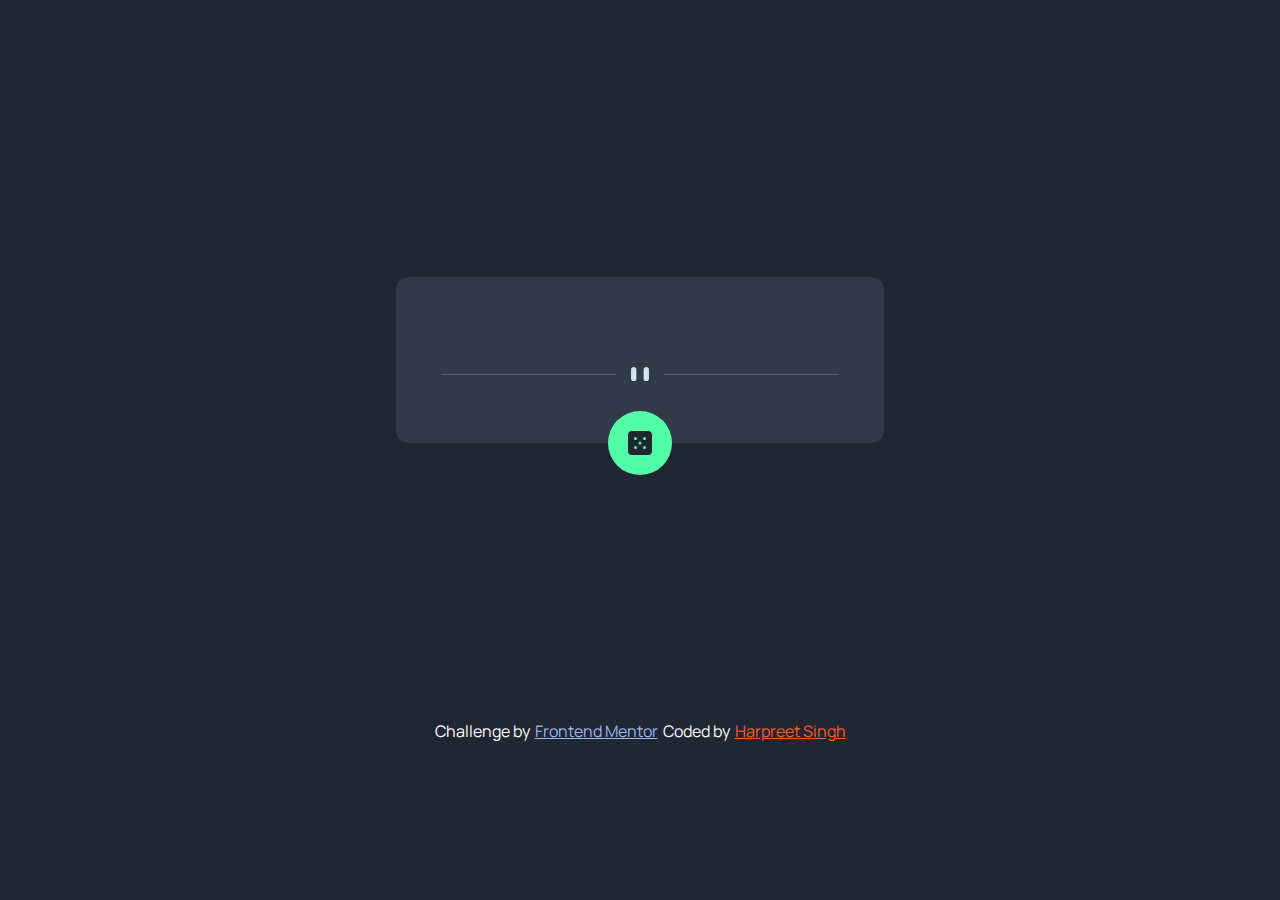
<file: advice-generator-app-main/index.html>
<!DOCTYPE html>
<html lang="en">
<head>
  <meta charset="UTF-8">
  <meta name="viewport" content="width=device-width, initial-scale=1.0"> <!-- displays site properly based on user's device -->

  <link rel="icon" type="image/png" sizes="32x32" href="./images/favicon-32x32.png">
  <link rel="stylesheet" href="style.css">
  <link rel="preconnect" href="https://fonts.googleapis.com">
  <link rel="preconnect" href="https://fonts.gstatic.com" crossorigin>
  <link href="https://fonts.googleapis.com/css2?family=Manrope:wght@800&display=swap" rel="stylesheet">
  <title>Frontend Mentor | Advice generator app</title>

</head>
<body>

 <div id="container">
  <div id="card">
    <h6></h6>
    <p></p>
    <picture>
      <source media="min-width:768px" src="./images/pattern-divider-mobile.svg">
      <img src="./images/pattern-divider-desktop.svg" alt="pattern-img" class="pattern-img">
    </picture>
    <button id="btn-container">
    <img src="./images/icon-dice.svg" alt="dice-img" class="dice-img">
  </button>
  </div>
 </div>
  
  <div class="attribution">
    Challenge by <a href="https://www.frontendmentor.io?ref=challenge" target="_blank"> Frontend Mentor</a>
    Coded by <a href=" https://www.linkedin.com/in/harpreet-singh04/"> Harpreet Singh</a>
  </div>
  <script src="index.js"></script>
</body>
</html>
</file>
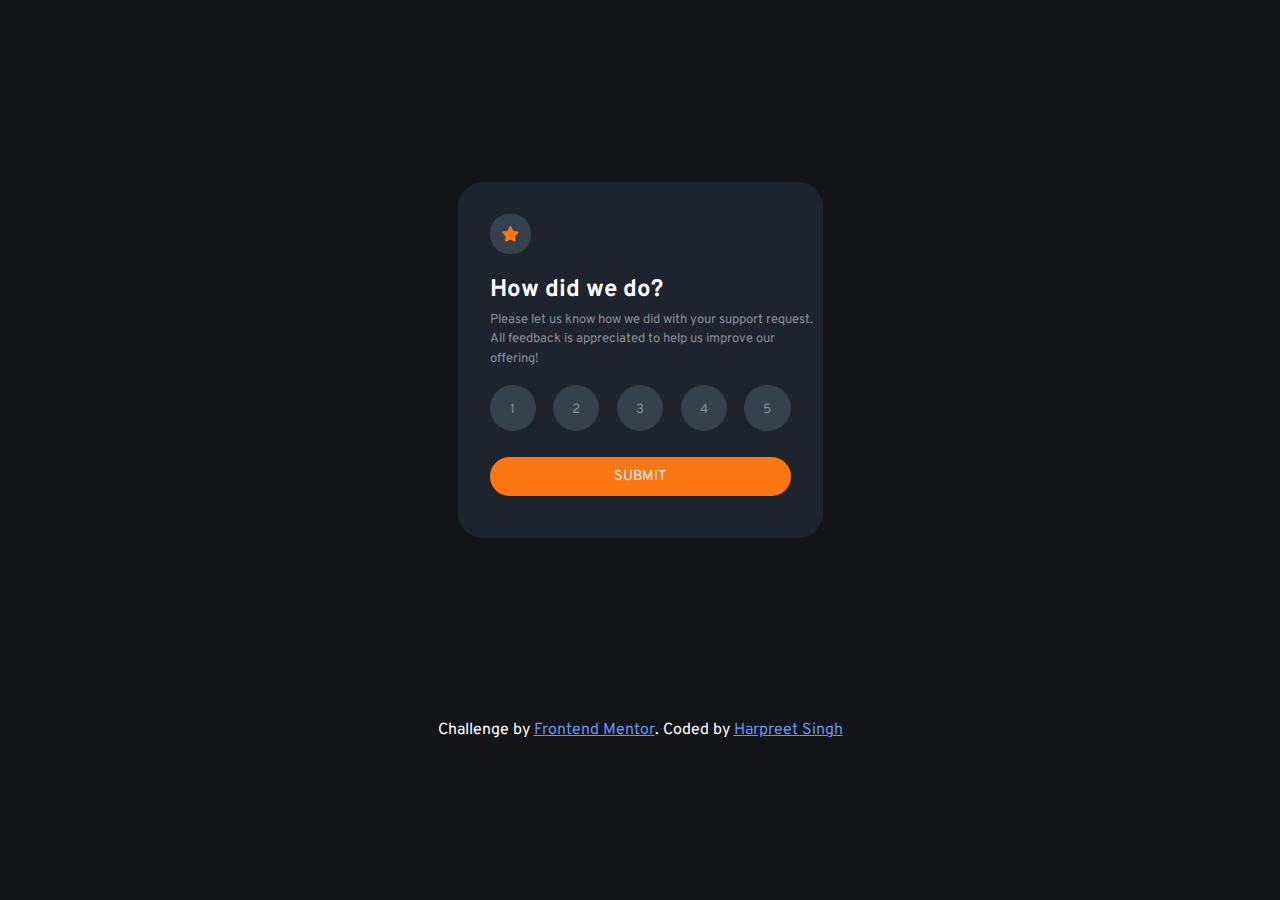
<file: interactive-rating-component-main/index.html>
<!DOCTYPE html>
<html lang="en">
  <head>
    <meta charset="UTF-8" />
    <meta name="viewport" content="width=device-width, initial-scale=1.0" />
    <link rel="preconnect" href="https://fonts.googleapis.com">
<link rel="preconnect" href="https://fonts.gstatic.com" crossorigin>
<link href="https://fonts.googleapis.com/css2?family=Overpass:ital,wght@0,700;1,400&display=swap" rel="stylesheet">

    <link
      rel="icon"
      type="image/png"
      sizes="32x32"
      href="./assets/favicon-32x32.png"
    />
    <link rel="stylesheet" href="style.css" />

    <title>Frontend Mentor | Interactive rating component</title>
  </head>
  <body>
    <div id="container">
      <div id="card">
        <img src="./assets/icon-star.svg " alt="star-img" id="star-img">  
        <h2>How did we do?</h2>
        <p>
          Please let us know how we did with your support request. All
          feedback is appreciated to help us improve our offering!
        </p>
        
        <div id="btn">
          <button>1</button>
          <button>2</button>
          <button>3</button>
          <button>4</button>
          <button>5</button>
        </div>
        
        <div id="submit-container">
          <button id="submit">SUBMIT</button>
        </div>
      </div>
      
      
     
      
      <div id="success-container" class="hide">
        <div id="imgtext-container">
          <img src="./assets/illustration-thank-you.svg" alt="thankyouimg">
        </div>
        
        <div id="bottom-text">
          <h2>Thank you!</h2>
          <p>We appreciate you taking time to give a rating. If you ever need more support, don't hesitate to get in touch!</p>
        </div>
      </div>
    </div>
      <div class="attribution">
        Challenge by
        <a href="https://www.frontendmentor.io?ref=challenge" target="_blank"
        >Frontend Mentor</a
        >. Coded by <a href="https://www.linkedin.com/in/harpreet-singh04/">Harpreet Singh</a>
    </div>
    <script src="index.js"></script>
  </body>
</html>
</file>
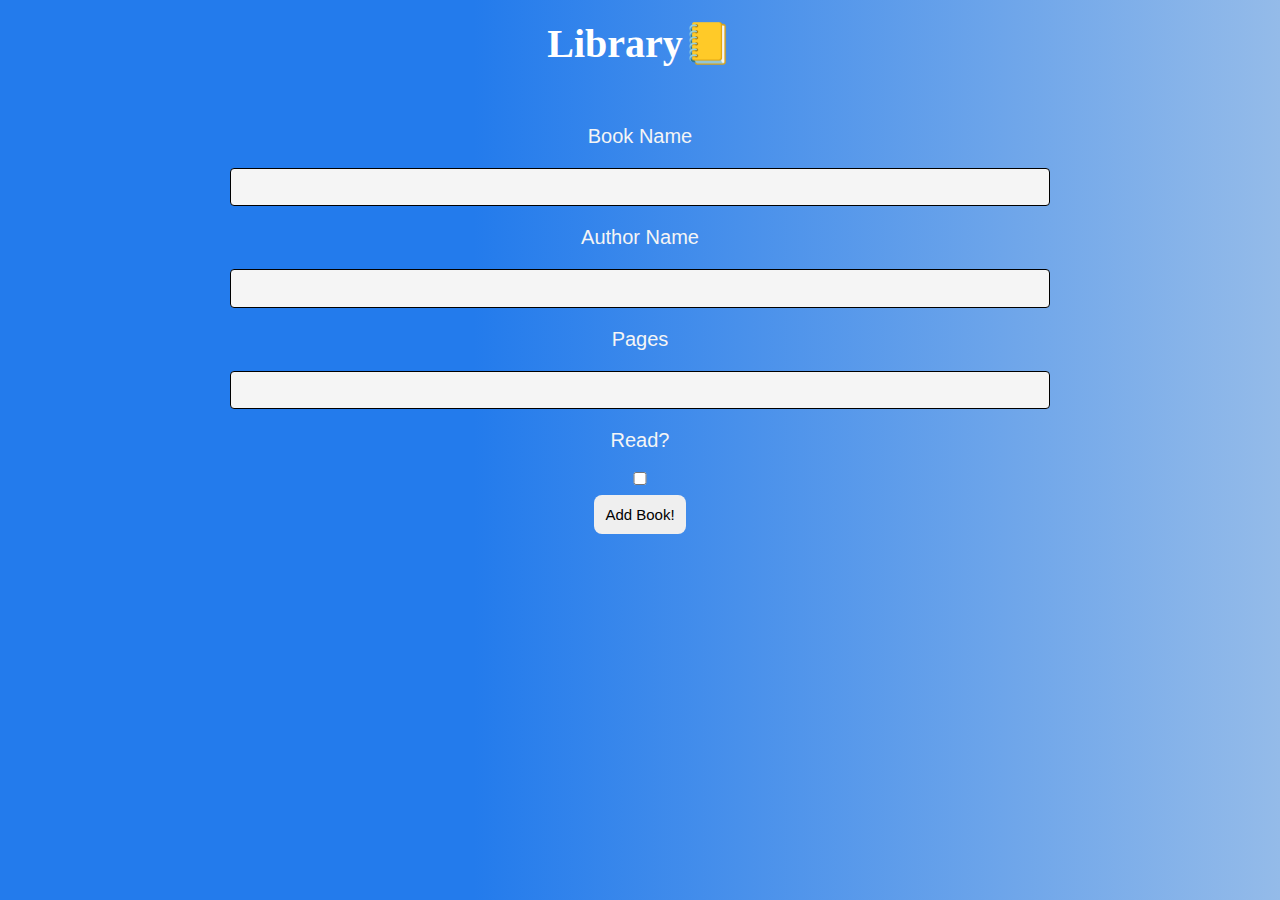
<file: Library-Project/index.html>
<!DOCTYPE html>
<html lang="en">
<head>
    <meta charset="UTF-8">
    <meta name="viewport" content="width=device-width, initial-scale=1.0">
    <title>Library</title>
    <link rel="stylesheet" href="style.css">
</head>
<body>
        <h1>Library📒</h1>
        <form id="form" for="">
            <label>Book Name</label>
            <input type="text"  id="bookName" >

            <label>Author Name</label>
            <input type="text"  id="authorName" >
            
            <label>Pages</label>
            <input type="number"  id="pagesNum" >
            
            
            <label>Read?</label>
            <input type="checkbox"  id="read" >

            <button type="submit" id="addBook">Add Book!</button>
        </form>

        <div id="card-container">
            
        </div>
   

    <script src="index.js"></script>
</body>
</html>
</file>
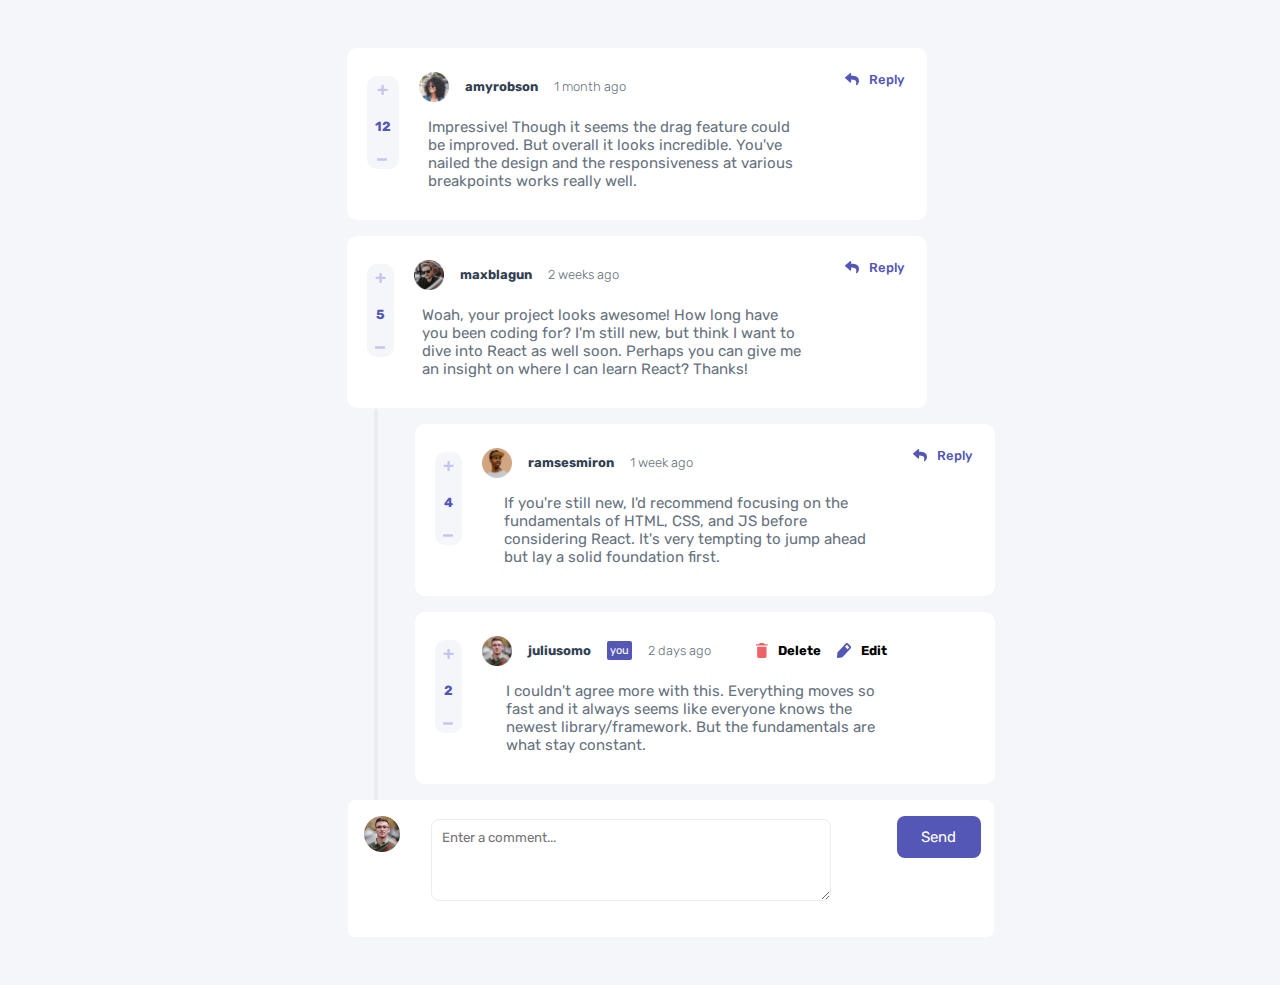
<file: Nested-Comment-Section/index.html>
<!DOCTYPE html>
<html lang="en">
<head>
  <meta charset="UTF-8">
  <meta name="viewport" content="width=device-width, initial-scale=1.0"> <!-- displays site properly based on user's device -->

  <link rel="icon" type="image/png" sizes="32x32" href="./images/favicon-32x32.png">
  
  <title>Frontend Mentor | Interactive comments section</title>
  <link rel="stylesheet" href="style.css">
  <link rel="preconnect" href="https://fonts.googleapis.com">
  <link rel="preconnect" href="https://fonts.gstatic.com" crossorigin>
  <link href="https://fonts.googleapis.com/css2?family=Rubik:wght@400;500;700&display=swap" rel="stylesheet">

</head>
<body>


</style>

  <div id="container">
    <div class="card-wrapper">
    </div>
    <div class="commentsend-div">
      <img src="./images/avatars/image-juliusomo.png" alt="user-img">
      <textarea name="" id="sendcomment-text" cols="30" rows="10" placeholder="Enter a comment..."></textarea>
      <button id="send-btn">Send</button>
    </div>
  </div>

  <script src="index.js"></script>
</body>
</html>
</file>
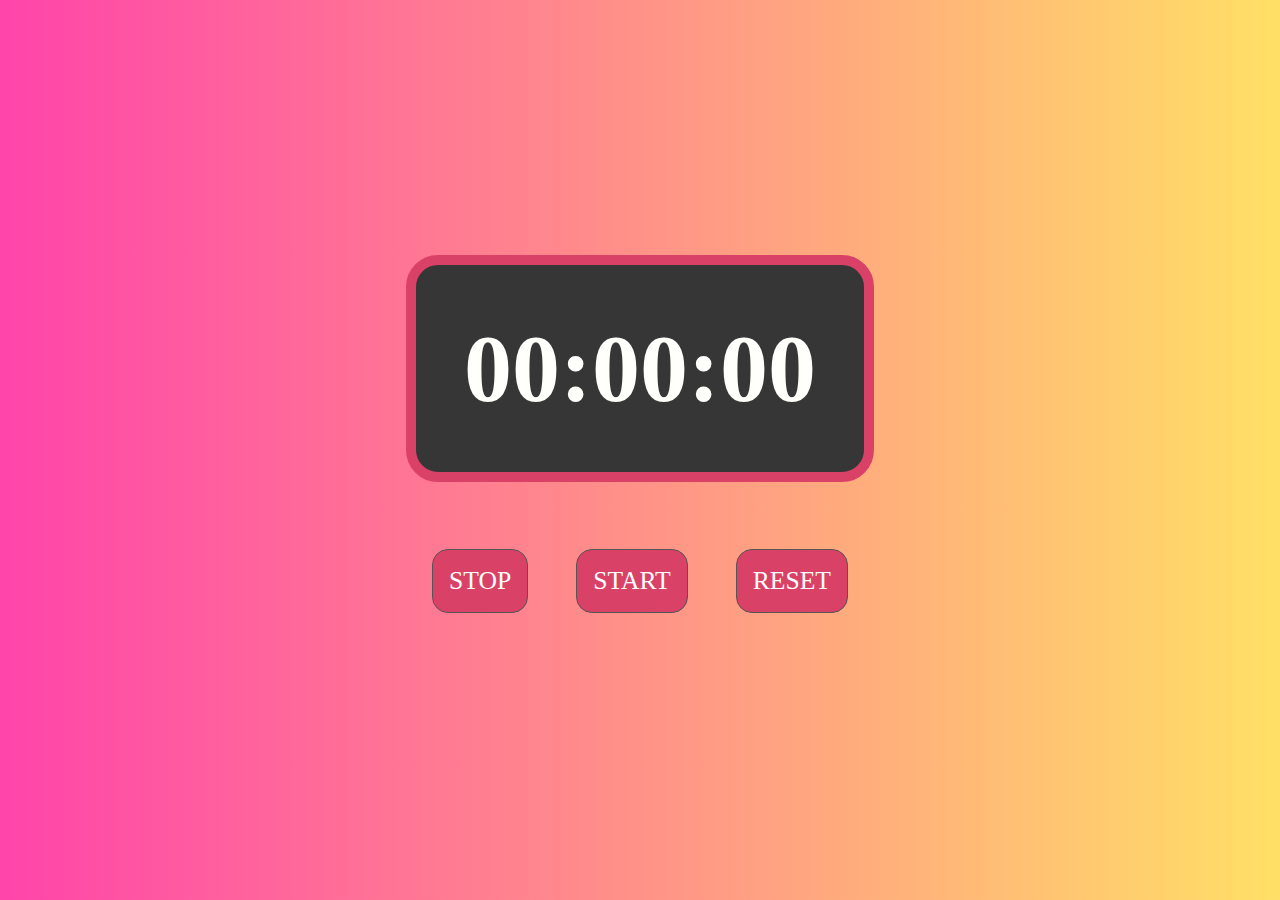
<file: Stopwatch/index.html>
<!DOCTYPE html>
<html lang="en">
<head>
    <meta charset="UTF-8">
    <meta name="viewport" content="width=device-width, initial-scale=1.0">
    <title>Stop-Watch</title>
    <link rel="stylesheet" href="style.css">
</head>
<body>
    <div id="stopwatch">
        <h1 id="showtime">00:00:00</h1>
        <div id="btns">
            <button onclick="stop()">STOP</button>
            <button onclick="start()">START</button>
            <button onclick="reset()">RESET</button>
        </div>
    </div>
    <script src="index.js"></script>
</body>
</html>
</file>
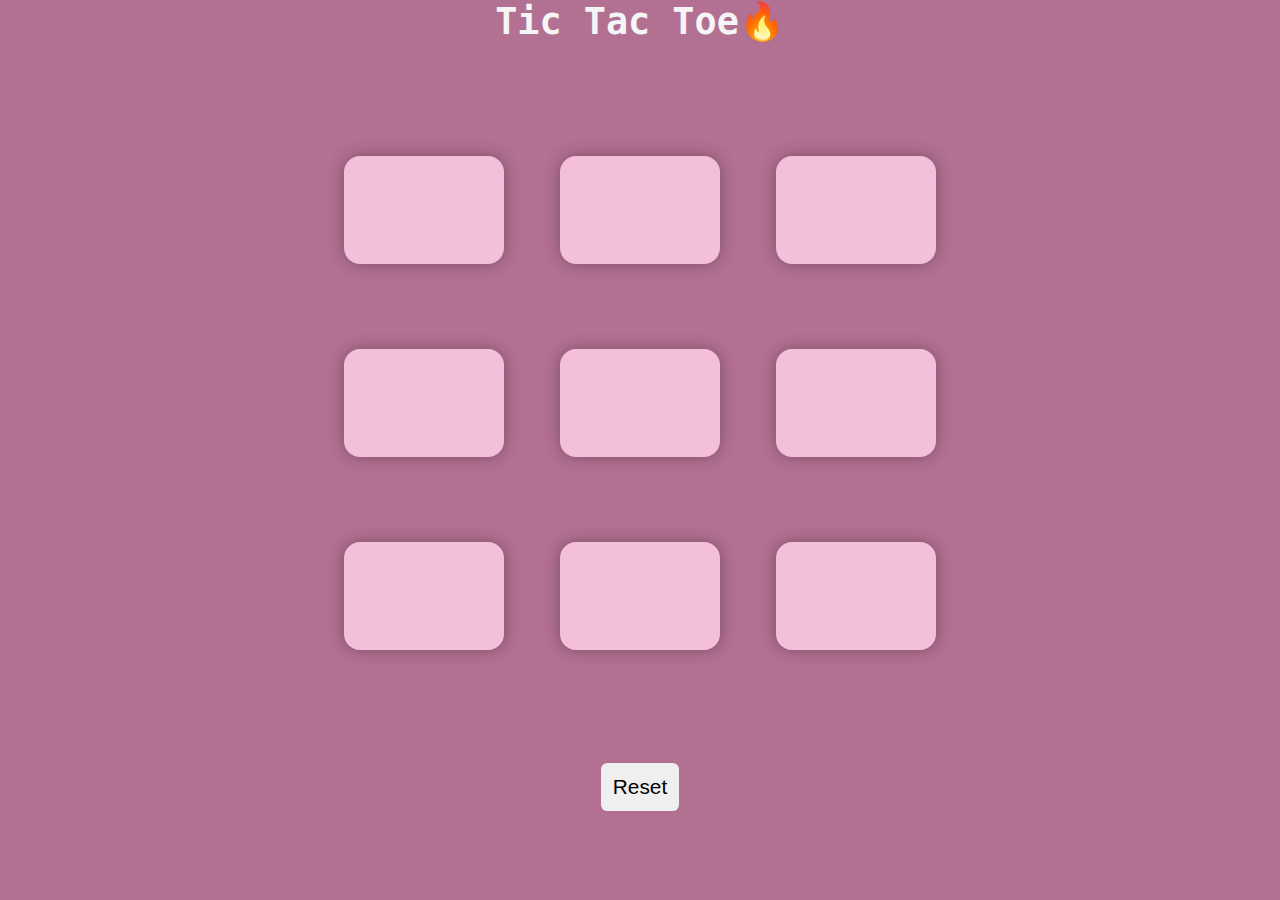
<file: Tic-Tac-toe/index.html>
<!DOCTYPE html>
<html lang="en">
  <head>
    <meta charset="UTF-8" />
    <meta name="viewport" content="width=device-width, initial-scale=1.0" />
    <title>Tic-Tac-Toe</title>
    <link rel="stylesheet" href="style.css">
  </head>
  <body>
    <div class="msg hide">
      <p></p>
    <button id="new-btn">New Game!</button>
    </div>
    <main>
        <h1>Tic Tac Toe🔥</h1>
        <div id="container">
          <div id="board">
            <button class="btn"></button>
            <button class="btn"></button>
            <button class="btn"></button>
            <button class="btn"></button>
            <button class="btn"></button>
            <button class="btn"></button>
            <button class="btn"></button>
            <button class="btn"></button>
            <button class="btn"></button>
          </div>
        </div>
        <button id="reset-btn">Reset</button>
    </main>
    <script src="index.js"></script>
  </body>
</html>
</file>
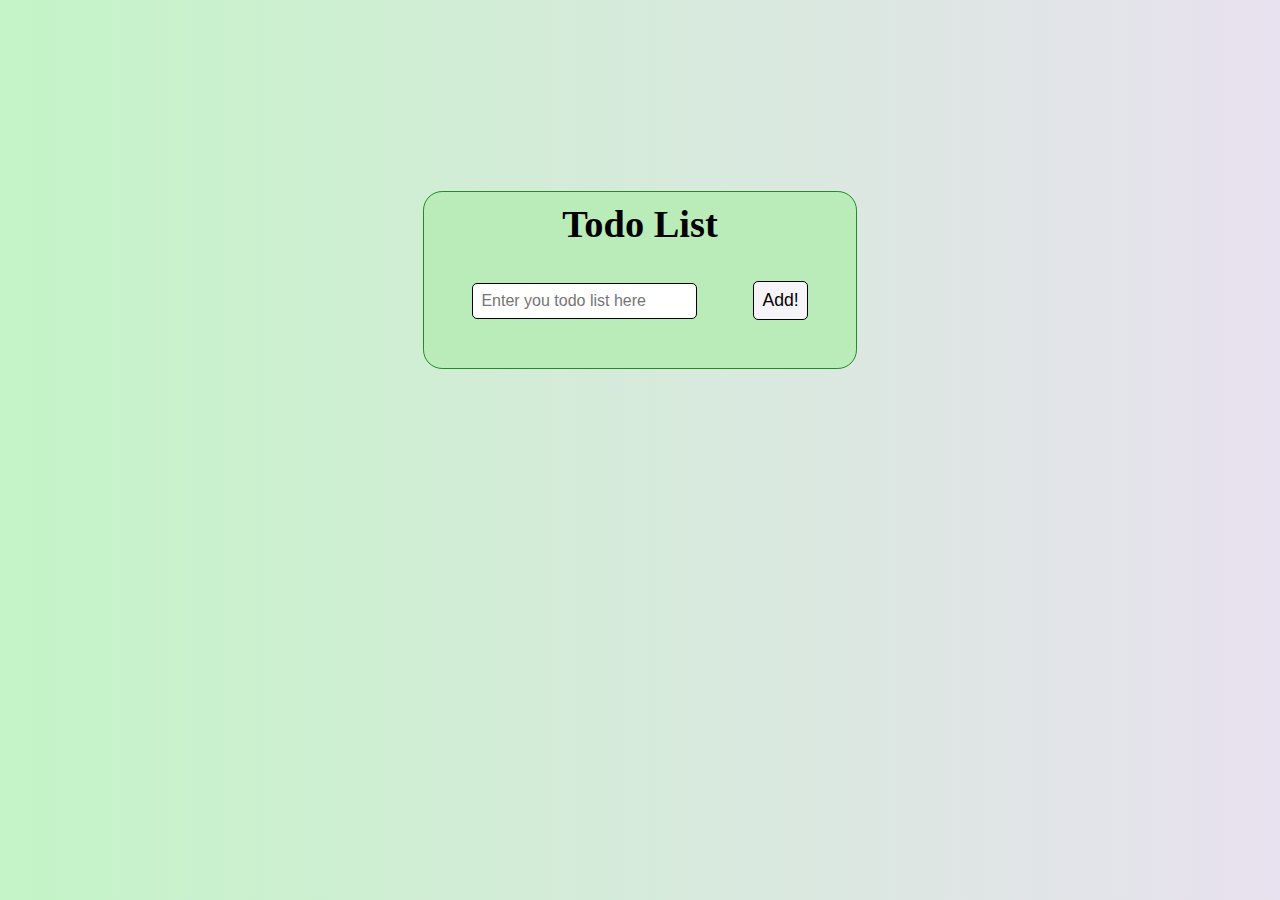
<file: Todo-List/index.html>
<!DOCTYPE html>
<html lang="en">
<head>
    <meta charset="UTF-8">
    <meta name="viewport" content="width=device-width, initial-scale=1.0">
    <link rel="stylesheet" href="style.css">
    <title>Todo List 📝</title>
</head>
<body>
    <form action="">
        <div id="container">
            <div id="todo">
                <h1>Todo List</h1>
                <div id="row">
                    <input type="text" id="todo-input" placeholder="Enter you todo list here">
                    <button id="add-btn" onclick="addTodo()">Add!</button>
                </div>
    
                <ul id="list-container">
                </ul>
            </div>
        </div>
    </form>

    <script src="index.js"></script>
</body>
</html>
</file>
<file: advice-generator-app-main/style.css>
*{
    margin: 0;
    padding: 0;
    box-sizing: border-box;
}

html{
    font-family: 'Manrope', sans-serif;
}

body{
    height: 100%;
    width: 100%;
    background: #202632;
}

#container{
    height: 80vh;
    display: flex;
    justify-content: center;
    align-items: center;
}

#card{
    max-height: 399px;
    text-align: center;
    max-width: 488px;
    background: #313a49;
    padding: 25px 37px;
    color: #fff;
    border: none;
    border-radius: 13px;
    position: relative;
}

h6{
    font-size: 10px;
    color: #53ffab;
    padding-bottom: 20px;
    letter-spacing: 4px;
    padding-top: 13px;
}

p{
    font-size: 28px;
    color: #cfe4e9;
    padding: 0px 0.6em;
}

#btn-container{
    background: hsl(150, 100%, 66%);
    width: 64px;
    height: 64px;
    border-radius: 50%;
    display: flex;
    flex-direction: column;
    left: 50%;
    transform: translate(-50%,-50%);
    align-items: center;
    justify-content: center;
    cursor: pointer;
    position: absolute;
    bottom: -4rem;
    border: none;
}

#btn-container > img{
    transition: 0.3s ease-in-out;
}

#btn-container:hover{
    box-shadow: 0px 0px 35px #53ffab;
    transition: 0.3s ease-in-out;
}

#btn-container:hover > img{
    transform: rotate(135deg);
}

.pattern-img{
    padding: 2rem 0px;
    width: 96%;
}

.attribution{
    display: flex;
    justify-content: center;
    align-items: center;
    gap: 5px;
    color: #fff;
}

.attribution>a{
    color: #99b8ec;
}

.attribution>a:nth-child(2){
    color: #ff5c29;
}

@media (max-width:430px) {
    #card{
    max-width: 334px;
    padding: 25px 12px;
    }
    
    .attribution{
    flex-direction: column;
    gap: 0px;
    padding: 0 1rem;
    }

    #container{
        height: 75vh;
    }
}
</file>
<file: interactive-rating-component-main/style.css>
*{
    margin: 0;
    padding: 0;
    box-sizing: border-box;
}

html{
    font-family: 'Overpass', sans-serif;
}
body{
    height: 100%;
    width: 100%;
    background-color: hsl(228deg 11.11% 8.82%);
}


#container{
    height: 80vh;
    width: 100%;
    display: flex;
    justify-content: center;
    align-items: center;
    flex-direction: column;
}

.hide{
    display: none;
}

#card{
    background-color: hsl(215.29deg 20.17% 14.84%);
    max-height: 400px;
    text-align: left;
    border: none;
    max-width: 365px;
    border-radius: 7%;
    padding: 2rem;
    overflow: hidden;
}


h2{
    color: hsl(0, 0%, 100%);
    padding-bottom: 6px;
    padding-top: 15px;
}

p{
    color: hsl(215.29deg 7.62% 56.27%);
    font-size: 13px;
    padding-right: 7px;
    width: 111%;
    line-height: 1.5;
}



#star-img {
    height: 40px;
    background: #35424e;
    padding: 12px;
    border: none;
    border-radius: 19px;
}

#btn{
    display: flex;
    justify-content: center;
    align-items: center;
    gap: 1.1rem;
    padding: 1rem 0;
}

#btn>button{
    height: 2.9rem;
    padding: 16px 17px;
    max-width: 3rem;
    color: #878e98;
    width: 7rem;
    border: none;
    background: #35424e;
    border-radius: 50%;
    font-family: 'Overpass', sans-serif;
    transition: 0.4s;
}

#btn>button:hover{
    color: white;
    background-color: #fd7614;
    cursor: pointer;
}

#btn>button:focus{
    color: white;
    background-color:#878e98;
    cursor: pointer;
}

#submit-container{
    display: flex;
    justify-content: center;
    align-items: center;
    margin: 10px 0;
}

#submit{
    width: 19rem;
    font-size: 0.9rem;
    background-color: #fd7614;
    color: #efefef;
    border: none;
    text-align: center;
    padding: 10px 20px;
    border-radius: 25px;
    font-family: 'Overpass', sans-serif;
    transition: 0.3s;
}

#submit:hover{
    background-color: #fff;
    color: #fd7614;
    cursor: pointer;
}

#success-container{
    max-width: 365px;
    max-height: 400px;
    border: none;
    padding: 1rem;
    text-align: center;
    background: hsl(215.29deg 22.08% 15.1%);
    border-radius: 31px;
    overflow: hidden;
}

img{
    height: 100px;
}



#imgtext-container{
    display: flex;
    justify-content: center;
    align-items: center;
    flex-direction: column;
    height: 190px;
    padding: 13px;
    gap: 25px;
    padding-bottom: 0px;
}

span{
    color: hsl(23.86deg 57.29% 41.19%);
    background: hsl(210deg 19.15% 18.43%);
    border: none;
    border-radius: 25px;
    padding: 6px 14px;
    font-size: 13.5px;
    font-weight: 400;
}


#bottom-text{
    display: flex;
    justify-content: center;
    align-items: center;
    flex-direction: column;
    gap: 12px;
    padding: 0 6px;
    padding-top: 16px;
    line-height: 1.4;
}

#bottom-text>p{
    padding: 0 1rem;
}

.attribution{
    text-align: center;
    font-size: 1rem;
    color: #fff;
}

.attribution>a{
    color: cornflowerblue;
}

.attribution>a:hover{
    color: #fc7614;
}
</file>
<file: Library-Project/style.css>
*{
    margin: 0;
    padding: 0;
    box-sizing: border-box;
}

body,html {
    width: 100%;
    height: 100%;
    font-family: Verdana, Geneva, Tahoma, sans-serif;
}

body{
    background: linear-gradient(90deg, rgba(35,123,236,1) 37%, rgba(148,187,233,1) 100%);
}

h1{
    text-align: center;
    color: #fff;
    font-size: 40px;
    margin-bottom: 20px;
    padding: 20px;
    font-family: cursive;
    
}


#form{
    height: 425px;
    display: flex;
    justify-content: center;
    flex-direction: column;
    align-items: center;
}

#card-container{
    display: grid;
    padding: 41px;
    text-align: center;
    width: 100%;
    grid-template-columns: repeat(4,1fr);
    grid-row-gap: 27px;
    grid-column-gap: 54px;
}

.full-card{
    border: 1px solid black;
    padding-bottom: 10px;
    border-radius: 4px;
    margin: 10px;
    line-height: 1.7;
    background-color: #f5f5f5;
    position: relative;
    color: black;
    font-size: 18px;
}

label{
    font-size: 20px;
    padding: 20px;
    color: #f5f5f5;
}

input {
    width: 64%;
    height: 9%;
    border-radius: 4px;
    border: 0.5px solid #000;
    padding: 10px;
    background-color: #f5f5f5;
    outline: none;
    font-size: 18px;
}

#addBook {
    padding: 11px;
    font-size: 15px;
    border-radius: 8px;
    margin-top: 10px;
    border: none;
}

.delete-btn{
    background-color: transparent;
    border: none;
}

.delete-btn>img{
    height: 26px;
    position: absolute;
    top: -11px;
    right: -11px;
}


@media (max-width:960px) {
    #card-container{
        grid-template-columns: repeat(3,1fr);
        grid-column-gap: 0px;
        padding: 17px;
    }
}

@media (max-width:550px) {
    #card-container{
        grid-template-columns: repeat(2,1fr);
        font-size: 17px;
    }
}
</file>
<file: Nested-Comment-Section/style.css>
*{
    margin: 0;
    padding: 0;
    box-sizing: border-box;
    font-family: 'Rubik', sans-serif;
}

:root{
--Moderate-blue: hsl(238, 40%, 52%);
--Soft-Red: hsl(358, 79%, 66%);
--Light-grayish-blue: hsl(239, 57%, 85%);
--Pale-red: hsl(357, 100%, 86%);
--Dark-blue: hsl(212, 24%, 26%);
--Grayish-Blue: hsl(211, 10%, 45%);
--Light-gray: hsl(223, 19%, 93%);
--Very-light-gray: hsl(228, 33%, 97%);
--White: hsl(0, 0%, 100%);
}

body{
    height: 100%;
    width: 100%;
    background-color: var(--Very-light-gray);
    margin: 48px 0;
}

#container{
    height: 100%;
    display: flex;
    justify-content: center;
    align-items: center;
    flex-direction: column;
    margin-left: 61px;
    gap: 1rem;
}



/*OPACITY CLASS FOR CONTAINER*/
.opacity{
    opacity: 0.4;
}


.card-wrapper{
    display: flex;
    gap: 1rem;
    flex-direction: column;
}

/*Card styling*/
.card{
    background-color: var(--White);
    display: flex;
    align-items: center;
    justify-content: flex-start;
    height: 172px;
    width: 580px;
    padding: 0 20px;
    padding-top: 31px;
    gap: 20px;
    border-radius: 10px;
    position: relative;
}


/* Upvotes Section*/
#upvotes{
    display: flex;
    justify-content: center;
    align-items: center;
    flex-direction: column;
    background-color: var(--Very-light-gray);
    gap: 1.5rem;
    padding: 8px;
    border-radius: 10px;
    margin-top: -55px;
    cursor: pointer;
}

.upvote-num{
    color: var(--Moderate-blue);
    font-weight: 700;
}


/* Card Top Styling */
#card-top{
    display: flex;
    flex-direction: row;
    justify-content: center;
    gap: 1rem;
    margin-top: -126px;
    align-items: center;
}

#card-top>img{
    height: 30px;
}

#card-top h3, #reply-container h3{
    font-size: 13px;
}

#card-top .user-name{
    color: var(--Dark-blue);
    font-weight: 700;
}

#card-top .time-of-upload{
    font-size: 13px;
    font-weight: 300;
    color: var(--Grayish-Blue);
    width: 92px;
}


#reply-container{
    position: absolute;
    top: 14%;
    left: 86%;
    display: flex;
    align-items: center;
    justify-content: center;
    gap: 10px;
    cursor: pointer;
}

#reply-container:hover{
    opacity: 0.3;
}


#reply-container > h3{
    font-weight: 500;
    color: var(--Moderate-blue);
}


#card-bottom{
    position: relative;
    left: 0%;
    top: 3%;
    margin-left: -318px;
    word-wrap: break-word;
    width: 100%;
    padding: 0 5rem ;
}



#card-bottom>p{
    color: var(--Grayish-Blue);
    font-size: 15px;
}

.card-reply-wrapper{
    background: #000;
    display: flex;
    justify-content: center;
    align-items: center;
}

/*STYLING DIV WITH ID 3 AND 4*/
/* .card > #3{

} */

/*SEND REPLY CARD STYLING */

.input-div{
    display: flex;
    justify-content: start;
    align-items: normal;
    gap: 14px;
    padding: 1rem;
    height: 105px;
    border-radius: 7px;
    width: 580px;
    background: var(--White);
}

.reply-img{
    height: 40px;
}

.input-div>input{ 
    width: 69%;
    padding: 0 9px;
    border-radius: 10px;
    border: 1px solid var(--Dark-blue);
    border: 1px solid var(--Dark-blue);
    cursor: pointer;
}

#you-text{
    background: var(--Moderate-blue);
    color: var(--White);
    padding: 3px;
    font-size: 11px;
    border-radius: 2px;
}

.sendReply-btn{
    padding: 8px;
    cursor: pointer;
    height: 36px;
    border: none;
    width: 16%;
    font-size: 15px;
    border-radius: 7px;
    color: var(--White);
    background-color: var(--Moderate-blue);
}

.sendReply-btn:hover{
    opacity: 0.3;
}

#delete-reply{
    display: flex;
    gap: 10px;
    cursor: pointer;
}

#delete-reply:hover{
    opacity: 0.3;
}

#edit-reply{
    cursor: pointer;
    display: flex;
    gap: 10px;
}

#edit-reply:hover{
    opacity: 0.3;
}

.reply-card{
    margin-left: 68px;
}

.reply-card> #card-bottom> p{
    margin-top: -34px;
    margin-left: -52px;
}

/* .reply-card > #card-bottom{
    padding: 0!important;
} */

textarea {
    max-width: 390px;
    max-height: 82px;
    min-width: 390px;
    min-height: 82px;
    margin-top: 3px;
    padding: 10px;
    position: absolute;
    left: 13%;
    cursor: pointer;
    border: 1px solid var(--Light-gray);
}

.update-reply{
    font-family: 'Rubik', sans-serif;
    padding: 13px;
    background-color: var(--Moderate-blue);
    color: var(--White);
    font-size: 15px;
    border: none;
    border-radius: 8px;
    position: absolute;
    left: 84%;
}

/*SEND COMMENT AS A USER*/

.commentsend-div{
    display: flex;
    position: relative;
    justify-content: start;
    align-items: normal;
    gap: 14px;
    padding: 1rem;
    height: 137px;
    border-radius: 7px;
    width: 646px;
    background: var(--White);
}

.commentsend-div > img{
    height: 36px;
}


.commentsend-div> textarea {
    max-width: 400px;
    max-height: 82px;
    min-width: 400px;
    min-height: 82px;
    margin-top: 3px;
    padding: 10px;
    position: absolute;
    left: 13%;
    border-radius: 8px;
}

#send-btn{
    position: absolute;
    left: 85%;
    padding: 12px;
    width: 13%;
    border-radius: 8px;
    font-size: 15px;
    border: none;
    background: var(--Moderate-blue);
    color: var(--White);
    cursor: pointer;
}

#send-btn:hover{
    opacity: 0.3;
}

/*DELETE MODAL DIV STYLING*/

.delete-modal {
    background-color: #fff;
    z-index: 1;
    position: absolute;
    max-height: 203px;
    max-width: 338px;
    padding: 1.5rem;
    border-radius: 8px;
    top: 50%;
    left: 50%;
    transform: translate(-50%, -50%);
}

.delete-modal>h3{
    margin-bottom: 12px;
    color: var(--Dark-blue);
    font-size: 20px;
}

.delete-modal>p{
    margin-bottom: 14px;
    color: var(--Grayish-Blue);
    line-height: 1.4;
}

.delete-modal>#delete-container{
    display: flex;
    justify-content: center;
    align-items: center;
    gap: 1rem;
}

#delete-container>button{
    padding: 12px;
    width: 42%;
    border: none;
    border-radius: 8px;
    background: var(--Grayish-Blue);
    color: var(--White);
    font-size: 16px;
}

#delete-container >button:nth-child(2) {
    background-color: var(--Soft-Red);
}

.reply-div-container{
    display: flex;
    justify-content: center;
    align-items: center;
}

hr {
    position: absolute;
    width: 1px;
    height: 135%;
    border: 2px solid var(--Light-gray);
    left: -7%;
}

#last-div > #card-bottom{
    margin-left: -481px!important;
}

@media (max-width:750px) {

    #container{
        margin: 0;
    }

    .card{
    height: 157px;
    width: 286px;
    }

    .card{
    padding: 10px;
    padding-top: 31px;
    }

    #card-top>img{
        height: 25px;
    }

    #upvotes{
        flex-direction: row;
        position: absolute;
        top: 117%;
        height: 23px;
    }

    #card-bottom{
        position: relative;
        left: 24%;
        top: -4%;
        margin-left: -314px;
        padding: 1rem;
    }

    #card-bottom>p{
    font-size: 12px;
    }

    #reply-container{
        position: absolute;
        top: 84%;
        left: 74%;    
    }

    #delete-reply{
        position: absolute;
        top: 84%;
        left: 50%;
    }

    #edit-reply{
        position: absolute;
        top: 84%;
        left: 78%;
    }

    #last-div> #card-bottom{
        margin-left: -340px!important;
    }

    hr{
        position: absolute;
        width: 1px;
        height: 135%;
        border: 2px solid var(--Light-gray);
        left: -1%;
    }

    .reply-card{
        margin-left: 4px;
    }

    .commentsend-div{
        width: 286px;
    }
    .commentsend-div > img{
        height: 29px;
        position: absolute;
        top: 68%;
        left: 3%;
    }
    
    #send-btn{
        position: absolute;
        left: 72%;
        padding: 7px;
        width: 22%;
        border-radius: 5px;
        font-size: 13px;
        top: 68%;
    }
    
    .commentsend-div > textarea{
        max-width: 193px;
        max-height: 54px;
        min-width: 256px;
        min-height: 61px;
        margin-top: 3px;
        padding: 10px;
        position: absolute;
        left: 5%;
        border-radius: 8px;
        top: 5%;
    }
    
    textarea{
        max-width: 390px;
        max-height: 82px;
        min-width: 209px;
        min-height: 65px;
        margin-top: -21px;
        position: absolute;
        left: 2%;
    }

    .update-reply{
        padding: 7px;
        font-size: 12px;
        border-radius: 5px;
        position: absolute;
        left: 78%;
        top: 36%;
    }

    .input-div{
        display: flex;
        justify-content: start;
        align-items: normal;
        gap: 14px;
        padding: 1rem;
        height: 105px;
        border-radius: 7px;
        width: 288px;
        background: var(--White);
    }

    .reply-img{
        height: 20px;
    }

    .sendReply-btn{
        padding: 8px;
        height: 28px;
        width: 23%;
        font-size: 12px;
        border-radius: 5px;
    }

    .delete-modal >p{
        margin-bottom: 8px;
        font-size: 12px;
    }

    #delete-container{
        gap: 2rem;
    }

    #delete-container > button {
        padding: 4px 10px;
        width: 41%;
        border-radius: 8px;
        font-size: 13px;
    }
}
</file>
<file: Stopwatch/style.css>
*{
    margin: 0;
    padding: 0;
    box-sizing: border-box;
    font-family: cursive;
}

body{
    height: 100%;
    width: 100%;
    background: linear-gradient(90deg, #F4A, #FFE066);
}

#stopwatch{
    display: flex;
    justify-content: center;
    align-items: center;
    height: 100vh;
    flex-direction: column;
    gap: 2.2rem;
    overflow: hidden;
}

#showtime{
    color: #FFFFFC;
    border: 10px solid #DA4167;
    font-size: 6rem;
    border-radius: 2rem;
    padding: 3rem;
    background-color: #373636;
}

#btns{
    padding: 2rem;
    display: flex;
    gap: 3rem;

}

button  {
    padding: 1rem;
    font-size: 1.6rem;
    border: 1px solid #565555;
    background: #DA4167;
    border-radius: 16px;
    color: #fff;
}

@media (max-width:600px) {
    #showtime{
        font-size: 4rem;
        padding: 1.5rem;
    }

    button{
        font-size: 1rem;
    }
}
</file>
<file: Tic-Tac-toe/style.css>
*{
    box-sizing: border-box;
    margin: 0;
    padding: 0;
}

body{
    text-align: center;
    background-color: #B27092;
}

#container{
    height: 80vh;
    display: flex;
    justify-content: center;
    align-items: center;
}

#board{
    height: 60vh;
    width: 50rem;
    display: flex;
    align-items: center;
    justify-content: center;
    flex-wrap: wrap;
    gap: 7%;
}

h1 {
    font-size: 2.3rem;
    font-family: monospace;
    color: whitesmoke;
}


.btn{
    height: 20%;
    width: 20%;
    font-size: 3rem;
    background-color: #F4BFDB;
    border: none;
    border-radius: 1rem;
    box-shadow: 0 0 1rem 0px rgba(0,0,0,0.3);
    color: #111;
}

#reset-btn{
    padding: 12px;
    font-size: 1.3rem;
    border: none;
    border-radius: 0.4rem;
}

.msg{
    height: 100vh;
    display: flex;
    justify-content: center;
    align-items: center;
    flex-direction: column;
    gap: 2.2rem;
    font-family: cursive;
}

.hide{
    display: none;
}


#new-btn{
    padding: 8px;
    font-size: 1.3rem;
    border: none;
    border-radius: 0.4rem;
}

p{
    font-size: 3.5rem;
}
</file>
<file: Todo-List/style.css>
*{
    padding: 0;
    margin: 0;
    box-sizing: border-box;
}

body{
    background: linear-gradient(90deg, #C4F4C7, #E8E1EF);
    height: 100%;
    width: 100%;
    font-family: cursive;
}

h1{
    margin-bottom: 2.2rem;
    font-size: 2.4rem;
    text-align: center;
}

h5{
    font-weight: 400;
}

img{
    height: 25px;
    width: auto;
}

ul{
    font-size: 1.5rem;
    list-style-type: none;
    max-width: 39vw;
}

ul li{
    display: flex;
    justify-content: space-between;
    align-items: center;
    padding: 0.5rem;
}

#container{
    width: 100%;
    /* max-height: 92rem; */
    height:35rem;
    display: flex;
    align-items: center;
    flex-direction: column;
    justify-content: center;
}

#todo {
    /* text-align: center; */
    background-color: #baecba;
    padding: 3rem;
    padding-top: 10px;
    border: 1px solid forestgreen;
    list-style: none;
    border-radius: 1.2rem;
}

#row{
    display: flex;
    gap: 3.5rem;
    align-items: center;
    justify-content: center;
}

#todo-input{
    font-size: 1rem;
    border: 1px solid black;
    border-radius: 5px;
    padding: 0.5rem;
}


#add-btn {
    font-size: 1.1rem;
    padding: 0.5rem;
    border: 1px solid black;
    border-radius: 5px;
    background: #f6f4f9;
}

.list-decor{
    text-decoration: line-through;
    color: rgb(124 123 123);
}
</file>
